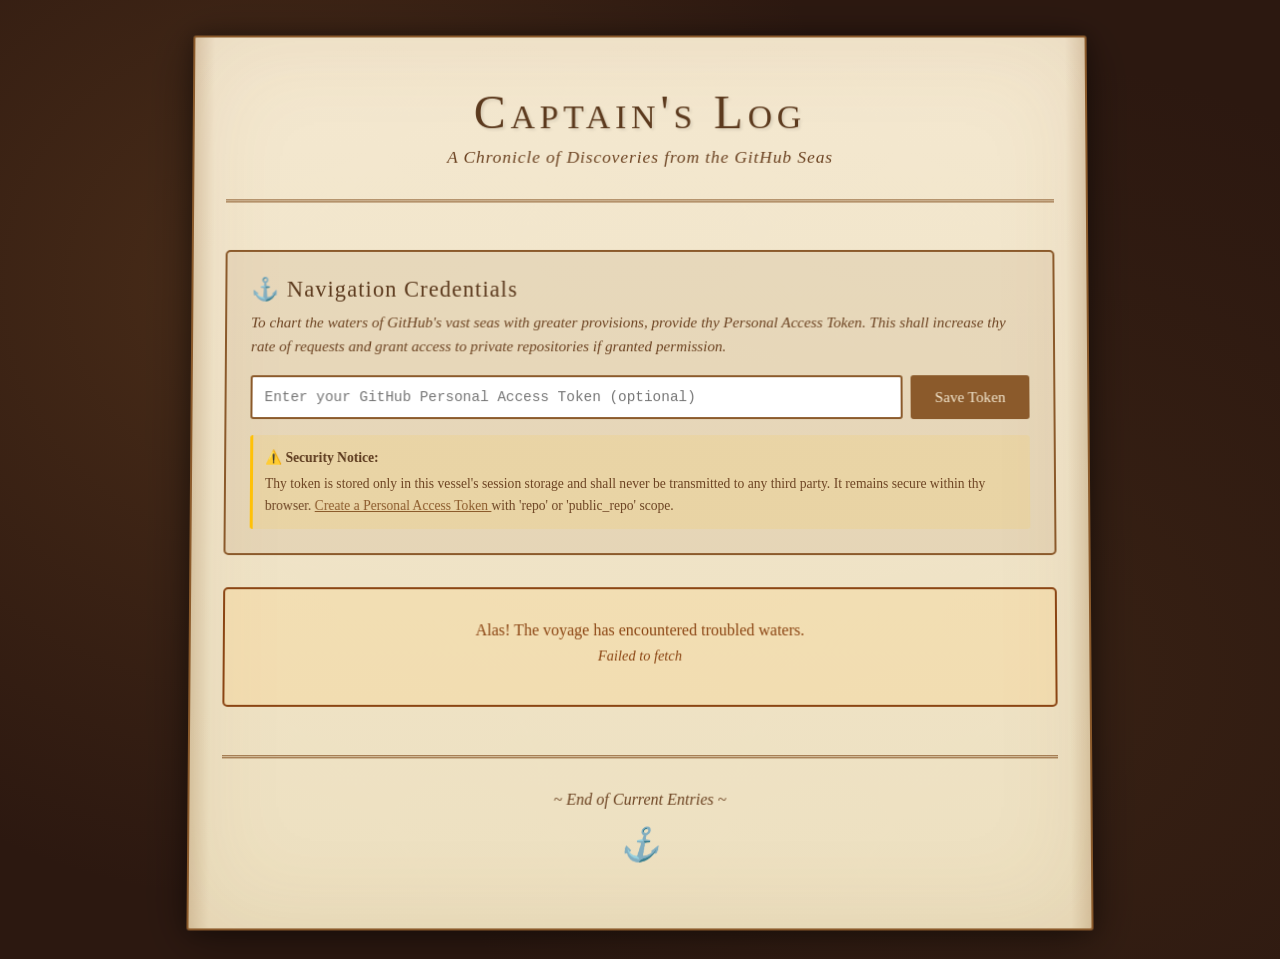
<file: index.html>
<!DOCTYPE html>
<html lang="en">
<head>
    <meta charset="UTF-8">
    <meta name="viewport" content="width=device-width, initial-scale=1.0">
    <title>Captain's Log - A Journey Through GitHub Issues</title>
    <link rel="stylesheet" href="style.css">
</head>
<body>
    <div class="parchment-container">
        <div class="parchment-roll">
            <header class="diary-header">
                <h1>Captain's Log</h1>
                <p class="subtitle">A Chronicle of Discoveries from the GitHub Seas</p>
            </header>

            <!-- GitHub API Token Configuration -->
            <div id="api-key-container" class="api-key-container">
                <div class="api-key-header">
                    <h3>⚓ Navigation Credentials</h3>
                    <p class="api-key-description">
                        To chart the waters of GitHub's vast seas with greater provisions, 
                        provide thy Personal Access Token. This shall increase thy rate of requests 
                        and grant access to private repositories if granted permission.
                    </p>
                </div>
                <div class="api-key-input-group">
                    <input 
                        type="password" 
                        id="github-token" 
                        placeholder="Enter your GitHub Personal Access Token (optional)"
                        aria-label="GitHub Personal Access Token">
                    <button id="save-token-btn" type="button">Save Token</button>
                    <button id="clear-token-btn" type="button" style="display: none;">Clear Token</button>
                </div>
                <div id="token-status" class="token-status" style="display: none;"></div>
                <div class="api-key-warning">
                    <strong>⚠️ Security Notice:</strong> Thy token is stored only in this vessel's session storage 
                    and shall never be transmitted to any third party. It remains secure within thy browser. 
                    <a href="https://github.com/settings/tokens" target="_blank" rel="noopener noreferrer">
                        Create a Personal Access Token
                    </a> with 'repo' or 'public_repo' scope.
                </div>
            </div>

            <div id="loading" class="loading">
                <p>Unfurling the ancient scrolls...</p>
            </div>

            <div id="error" class="error" style="display: none;">
                <p>Alas! The voyage has encountered troubled waters.</p>
                <p id="error-message"></p>
            </div>

            <div id="blog-entries" class="blog-entries">
                <!-- Issues will be loaded here -->
            </div>

            <footer class="diary-footer">
                <p>~ End of Current Entries ~</p>
                <p class="seal">⚓</p>
            </footer>
        </div>
    </div>

    <script src="script.js"></script>
</body>
</html>
</file>
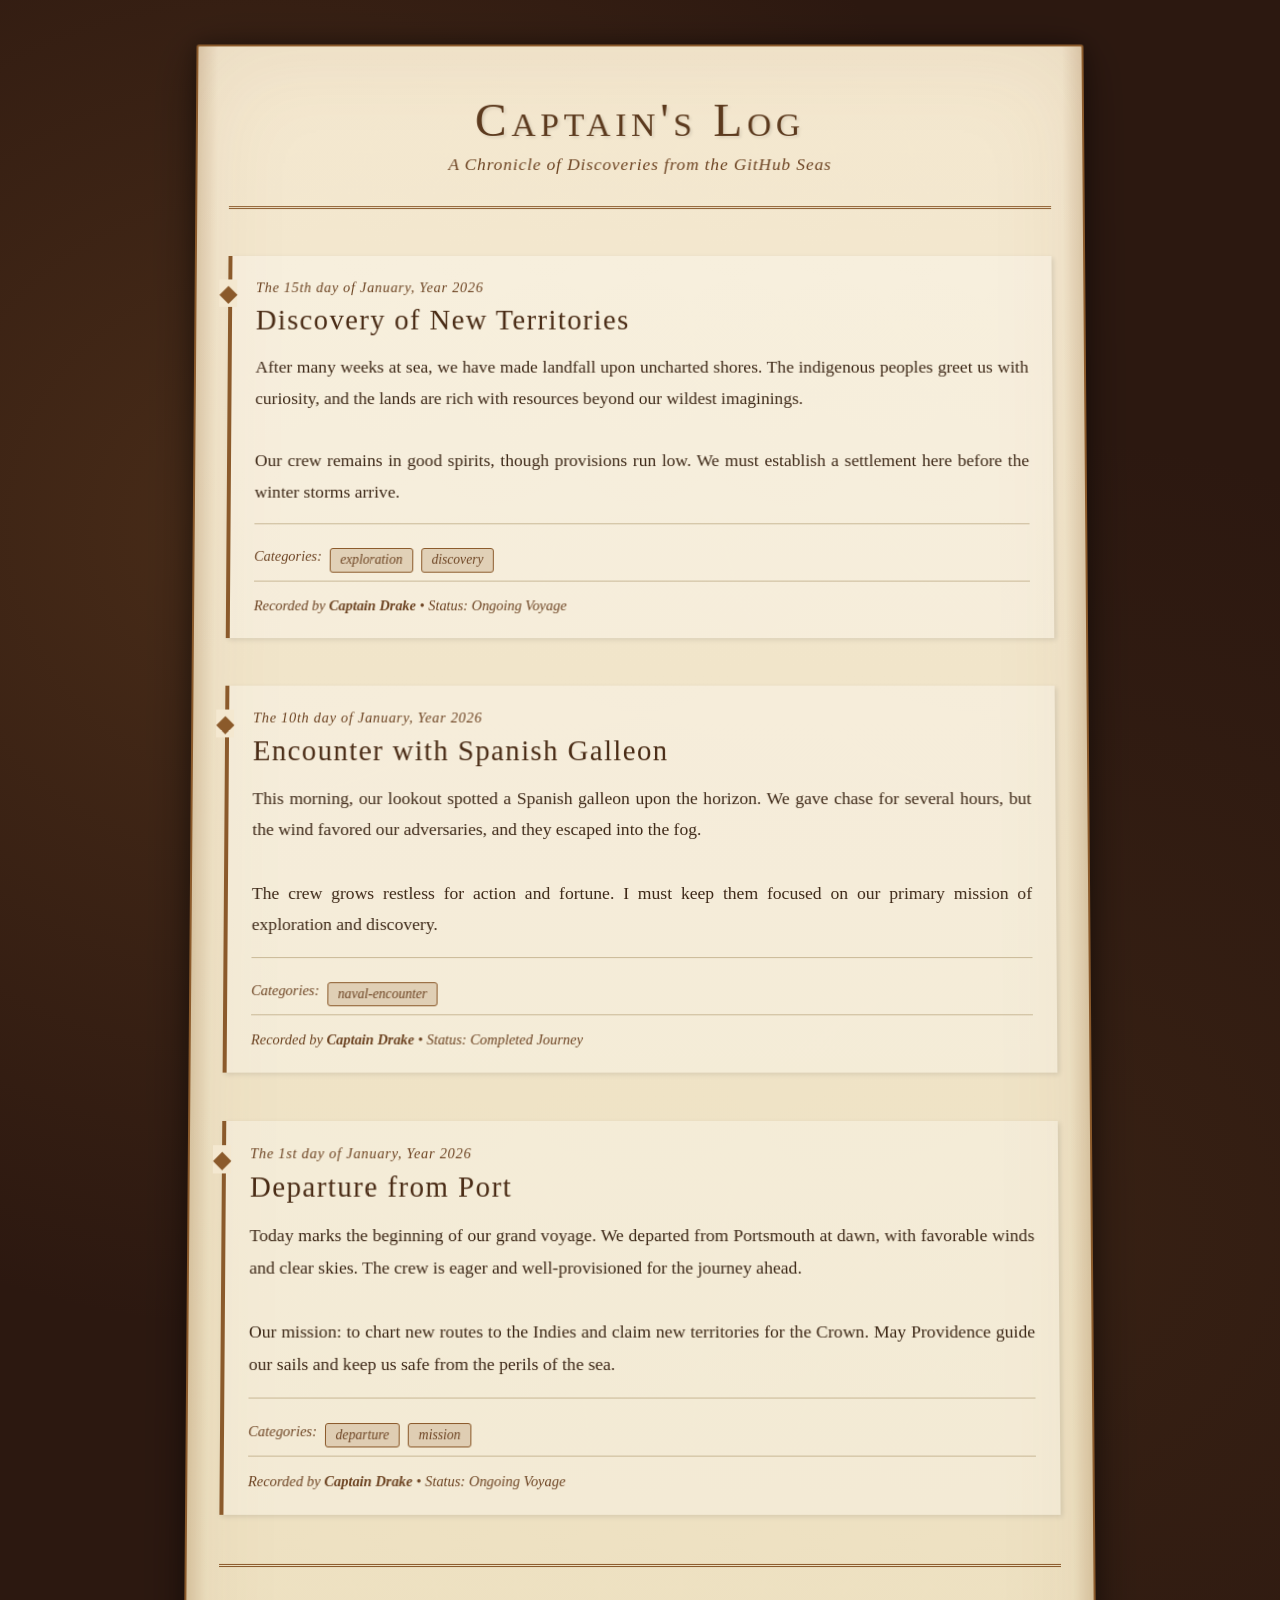
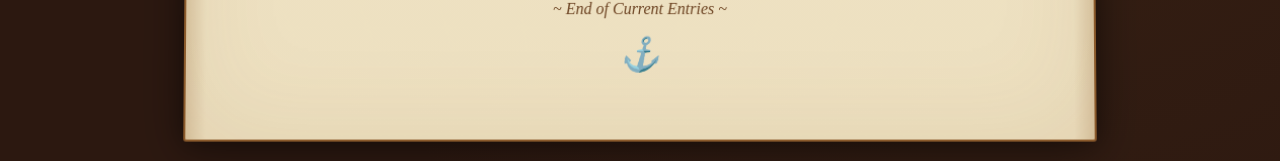
<file: demo.html>
<!DOCTYPE html>
<html lang="en">
<head>
    <meta charset="UTF-8">
    <meta name="viewport" content="width=device-width, initial-scale=1.0">
    <title>Captain's Log - Demo with Sample Entries</title>
    <link rel="stylesheet" href="style.css">
</head>
<body>
    <div class="parchment-container">
        <div class="parchment-roll">
            <header class="diary-header">
                <h1>Captain's Log</h1>
                <p class="subtitle">A Chronicle of Discoveries from the GitHub Seas</p>
            </header>

            <div class="blog-entries">
                <!-- Sample Entry 1 -->
                <div class="entry">
                    <div class="entry-date">The 15th day of January, Year 2026</div>
                    <h2 class="entry-title">Discovery of New Territories</h2>
                    <div class="entry-content">After many weeks at sea, we have made landfall upon uncharted shores. The indigenous peoples greet us with curiosity, and the lands are rich with resources beyond our wildest imaginings. 

Our crew remains in good spirits, though provisions run low. We must establish a settlement here before the winter storms arrive.</div>
                    <div class="entry-meta">
                        <div class="entry-labels">
                            <span>Categories: </span>
                            <span class="label">exploration</span>
                            <span class="label">discovery</span>
                        </div>
                    </div>
                    <div class="entry-meta" style="margin-top: 0.5rem;">Recorded by <strong>Captain Drake</strong> • Status: Ongoing Voyage</div>
                </div>

                <!-- Sample Entry 2 -->
                <div class="entry">
                    <div class="entry-date">The 10th day of January, Year 2026</div>
                    <h2 class="entry-title">Encounter with Spanish Galleon</h2>
                    <div class="entry-content">This morning, our lookout spotted a Spanish galleon upon the horizon. We gave chase for several hours, but the wind favored our adversaries, and they escaped into the fog.

The crew grows restless for action and fortune. I must keep them focused on our primary mission of exploration and discovery.</div>
                    <div class="entry-meta">
                        <div class="entry-labels">
                            <span>Categories: </span>
                            <span class="label">naval-encounter</span>
                        </div>
                    </div>
                    <div class="entry-meta" style="margin-top: 0.5rem;">Recorded by <strong>Captain Drake</strong> • Status: Completed Journey</div>
                </div>

                <!-- Sample Entry 3 -->
                <div class="entry">
                    <div class="entry-date">The 1st day of January, Year 2026</div>
                    <h2 class="entry-title">Departure from Port</h2>
                    <div class="entry-content">Today marks the beginning of our grand voyage. We departed from Portsmouth at dawn, with favorable winds and clear skies. The crew is eager and well-provisioned for the journey ahead.

Our mission: to chart new routes to the Indies and claim new territories for the Crown. May Providence guide our sails and keep us safe from the perils of the sea.</div>
                    <div class="entry-meta">
                        <div class="entry-labels">
                            <span>Categories: </span>
                            <span class="label">departure</span>
                            <span class="label">mission</span>
                        </div>
                    </div>
                    <div class="entry-meta" style="margin-top: 0.5rem;">Recorded by <strong>Captain Drake</strong> • Status: Ongoing Voyage</div>
                </div>
            </div>

            <footer class="diary-footer">
                <p>~ End of Current Entries ~</p>
                <p class="seal">⚓</p>
            </footer>
        </div>
    </div>
</body>
</html>
</file>
<file: style.css>
/* Age of Exploration Diary Style */

* {
    margin: 0;
    padding: 0;
    box-sizing: border-box;
}

body {
    font-family: 'Georgia', 'Garamond', serif;
    background: #2c1810;
    background-image: 
        radial-gradient(circle at 20% 30%, rgba(139, 90, 43, 0.3) 0%, transparent 50%),
        radial-gradient(circle at 80% 70%, rgba(101, 67, 33, 0.2) 0%, transparent 50%);
    min-height: 100vh;
    padding: 2rem 1rem;
    color: #3d2817;
}

.parchment-container {
    max-width: 900px;
    margin: 0 auto;
    perspective: 1000px;
}

.parchment-roll {
    background-image: 
        linear-gradient(to bottom, #f4e8d0 0%, #f0e4c8 50%, #ede0c0 100%),
        url("data:image/svg+xml,%3Csvg width='100' height='100' xmlns='http://www.w3.org/2000/svg'%3E%3Cfilter id='noise'%3E%3CfeTurbulence type='fractalNoise' baseFrequency='0.9' numOctaves='4' /%3E%3CfeColorMatrix type='saturate' values='0'/%3E%3C/filter%3E%3Crect width='100' height='100' filter='url(%23noise)' opacity='0.05'/%3E%3C/svg%3E");
    box-shadow: 
        0 0 20px rgba(0, 0, 0, 0.3),
        inset 0 0 100px rgba(139, 90, 43, 0.1),
        0 10px 50px rgba(0, 0, 0, 0.4);
    border: 2px solid #8b5a2b;
    border-radius: 3px;
    padding: 3rem 2rem;
    position: relative;
    transform: rotateX(1deg);
}

/* Worn edges effect */
.parchment-roll::before,
.parchment-roll::after {
    content: '';
    position: absolute;
    top: 0;
    bottom: 0;
    width: 20px;
    background: linear-gradient(to right, rgba(139, 90, 43, 0.2), transparent);
}

.parchment-roll::before {
    left: 0;
}

.parchment-roll::after {
    right: 0;
    background: linear-gradient(to left, rgba(139, 90, 43, 0.2), transparent);
}

.diary-header {
    text-align: center;
    margin-bottom: 3rem;
    padding-bottom: 2rem;
    border-bottom: 3px double #8b5a2b;
}

.diary-header h1 {
    font-size: 3rem;
    font-weight: normal;
    color: #5c3a1e;
    text-shadow: 2px 2px 3px rgba(0, 0, 0, 0.1);
    letter-spacing: 0.1em;
    font-variant: small-caps;
    margin-bottom: 0.5rem;
}

.subtitle {
    font-style: italic;
    color: #6d4423;
    font-size: 1.1rem;
    letter-spacing: 0.05em;
}

/* API Key Container Styles */
.api-key-container {
    margin: 2rem 0;
    padding: 1.5rem;
    background: rgba(139, 90, 43, 0.1);
    border: 2px solid #8b5a2b;
    border-radius: 5px;
}

.api-key-header h3 {
    color: #5c3a1e;
    font-size: 1.4rem;
    margin-bottom: 0.5rem;
    font-weight: normal;
    letter-spacing: 0.05em;
}

.api-key-description {
    color: #6d4423;
    font-size: 0.95rem;
    line-height: 1.6;
    margin-bottom: 1rem;
    font-style: italic;
}

.api-key-input-group {
    display: flex;
    gap: 0.5rem;
    margin-bottom: 1rem;
    flex-wrap: wrap;
}

.api-key-input-group input {
    flex: 1;
    min-width: 250px;
    padding: 0.75rem;
    font-family: 'Courier New', monospace;
    font-size: 0.9rem;
    border: 2px solid #8b5a2b;
    border-radius: 3px;
    background: #fff;
    color: #3d2817;
}

.api-key-input-group input:focus {
    outline: none;
    border-color: #5c3a1e;
    box-shadow: 0 0 5px rgba(139, 90, 43, 0.3);
}

.api-key-input-group button {
    padding: 0.75rem 1.5rem;
    background: #8b5a2b;
    color: #f4e8d0;
    border: none;
    border-radius: 3px;
    font-family: 'Georgia', 'Garamond', serif;
    font-size: 0.95rem;
    cursor: pointer;
    transition: background 0.3s ease;
}

.api-key-input-group button:hover {
    background: #6d4423;
}

.api-key-input-group button:active {
    transform: translateY(1px);
}

.token-status {
    padding: 0.75rem;
    margin-bottom: 1rem;
    border-radius: 3px;
    font-size: 0.9rem;
}

.token-status.success {
    background: rgba(76, 175, 80, 0.2);
    border: 1px solid #4CAF50;
    color: #2e7d32;
}

.token-status.error {
    background: rgba(244, 67, 54, 0.2);
    border: 1px solid #f44336;
    color: #c62828;
}

.token-status.info {
    background: rgba(33, 150, 243, 0.2);
    border: 1px solid #2196F3;
    color: #1565c0;
}

.api-key-warning {
    font-size: 0.85rem;
    color: #6d4423;
    line-height: 1.6;
    padding: 0.75rem;
    background: rgba(255, 193, 7, 0.1);
    border-left: 3px solid #FFC107;
    border-radius: 3px;
}

.api-key-warning strong {
    display: block;
    margin-bottom: 0.3rem;
    color: #5c3a1e;
}

.api-key-warning a {
    color: #8b5a2b;
    text-decoration: underline;
}

.api-key-warning a:hover {
    color: #5c3a1e;
}

.blog-entries {
    margin: 2rem 0;
}

.entry {
    margin-bottom: 3rem;
    padding: 1.5rem;
    border-left: 4px solid #8b5a2b;
    background: rgba(255, 255, 255, 0.3);
    box-shadow: 2px 2px 5px rgba(0, 0, 0, 0.1);
    position: relative;
}

.entry::before {
    content: '◆';
    position: absolute;
    left: -13px;
    top: 1.5rem;
    color: #8b5a2b;
    font-size: 1.5rem;
    background: #f4e8d0;
}

.entry-date {
    font-size: 0.9rem;
    color: #6d4423;
    font-style: italic;
    margin-bottom: 0.5rem;
    letter-spacing: 0.05em;
}

.entry-title {
    font-size: 1.8rem;
    color: #4a2c16;
    margin-bottom: 1rem;
    font-weight: normal;
    letter-spacing: 0.05em;
}

.entry-content {
    font-size: 1.1rem;
    line-height: 1.8;
    color: #3d2817;
    text-align: justify;
    white-space: pre-wrap;
}

.entry-content p {
    margin-bottom: 1rem;
}

.entry-meta {
    margin-top: 1rem;
    padding-top: 1rem;
    border-top: 1px solid #c9b896;
    font-size: 0.9rem;
    color: #6d4423;
    font-style: italic;
}

.entry-labels {
    display: flex;
    flex-wrap: wrap;
    gap: 0.5rem;
    margin-top: 0.5rem;
}

.label {
    background: rgba(139, 90, 43, 0.2);
    padding: 0.2rem 0.6rem;
    border-radius: 3px;
    font-size: 0.85rem;
    border: 1px solid #8b5a2b;
}

.diary-footer {
    text-align: center;
    margin-top: 3rem;
    padding-top: 2rem;
    border-top: 3px double #8b5a2b;
}

.diary-footer p {
    font-style: italic;
    color: #6d4423;
    margin-bottom: 1rem;
}

.seal {
    font-size: 2rem;
    color: #8b5a2b;
}

.loading {
    text-align: center;
    font-style: italic;
    color: #6d4423;
    padding: 3rem;
    font-size: 1.2rem;
}

.error {
    text-align: center;
    color: #8b4513;
    padding: 2rem;
    background: rgba(255, 200, 100, 0.2);
    border: 2px solid #8b4513;
    border-radius: 5px;
    margin: 2rem 0;
}

.error p {
    margin-bottom: 0.5rem;
}

#error-message {
    font-size: 0.9rem;
    font-style: italic;
}

/* Responsive design */
@media (max-width: 768px) {
    body {
        padding: 1rem 0.5rem;
    }

    .parchment-roll {
        padding: 2rem 1rem;
    }

    .diary-header h1 {
        font-size: 2rem;
    }

    .subtitle {
        font-size: 1rem;
    }

    .api-key-container {
        padding: 1rem;
    }

    .api-key-header h3 {
        font-size: 1.2rem;
    }

    .api-key-input-group {
        flex-direction: column;
    }

    .api-key-input-group input,
    .api-key-input-group button {
        width: 100%;
        min-width: unset;
    }

    .entry-title {
        font-size: 1.4rem;
    }

    .entry-content {
        font-size: 1rem;
    }
}

/* Print styles for true parchment feel */
@media print {
    body {
        background: white;
    }

    .parchment-roll {
        box-shadow: none;
        border: none;
    }
}
</file>
